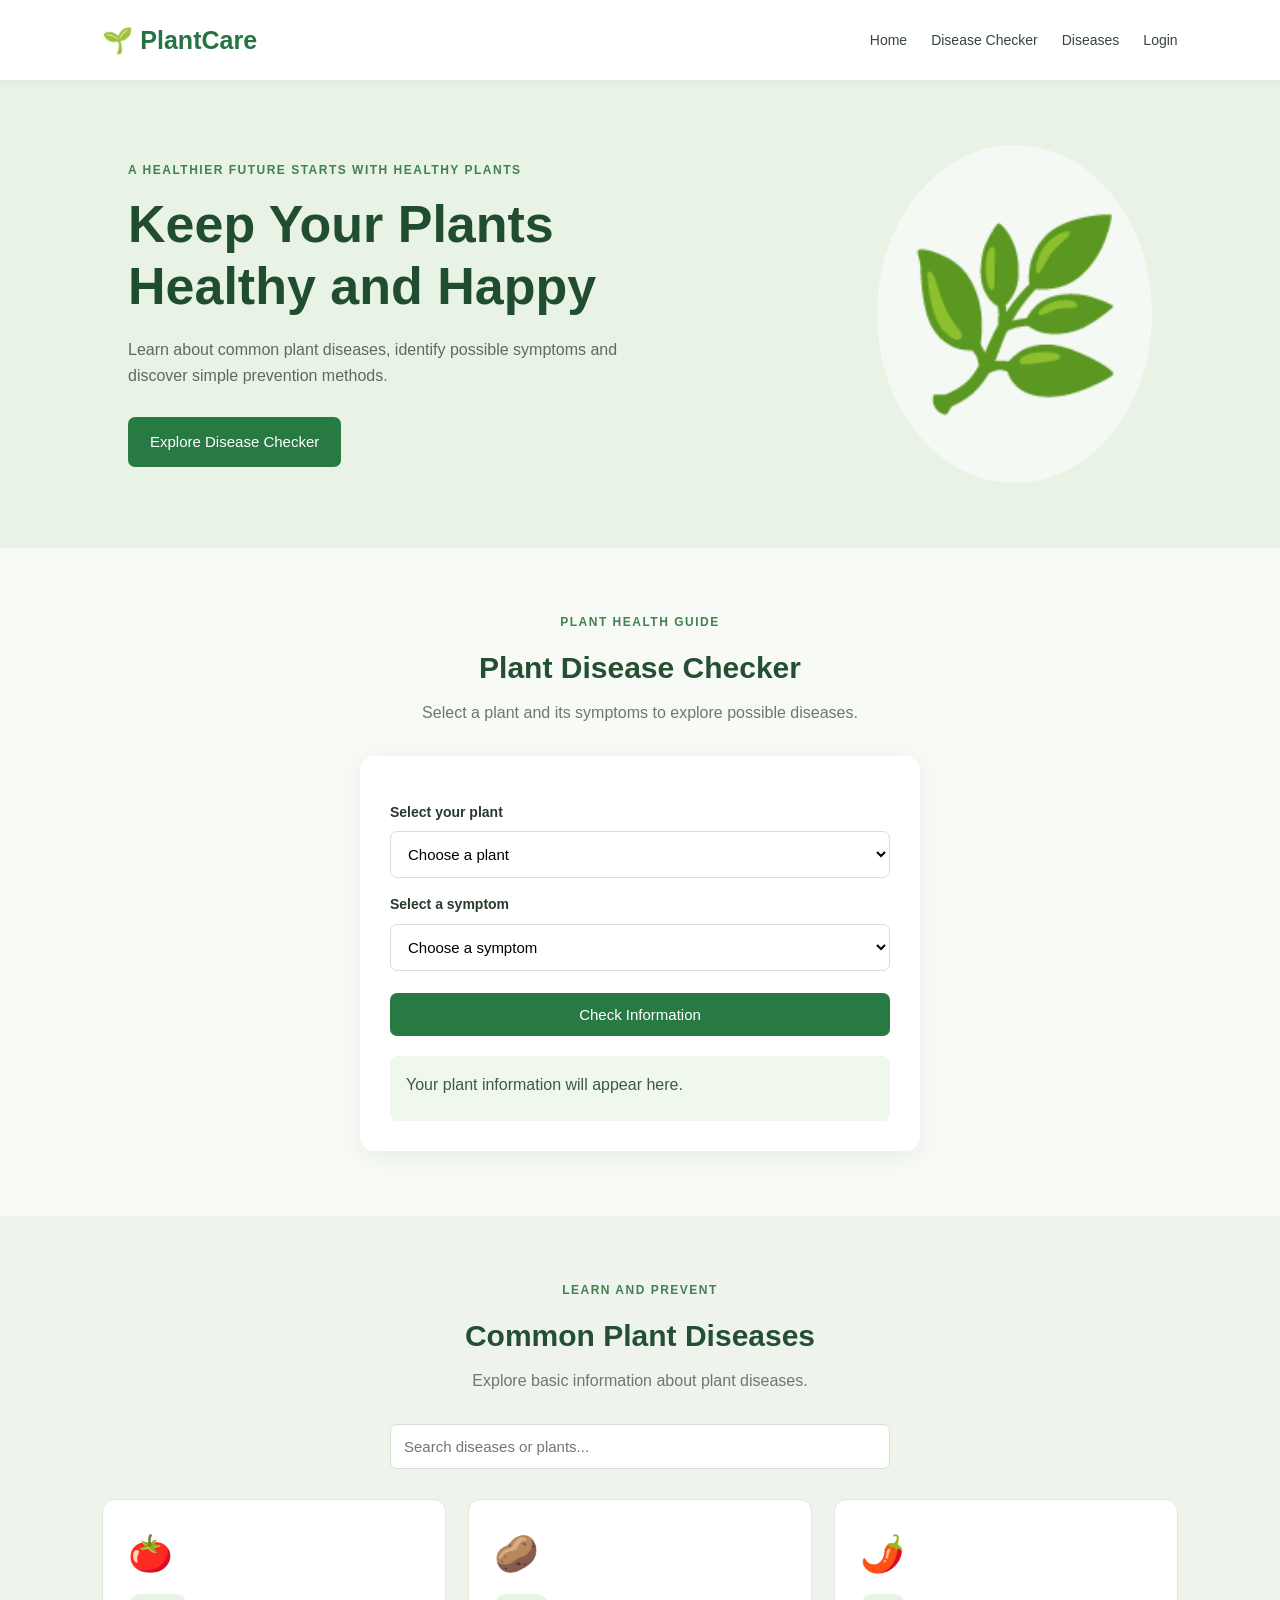
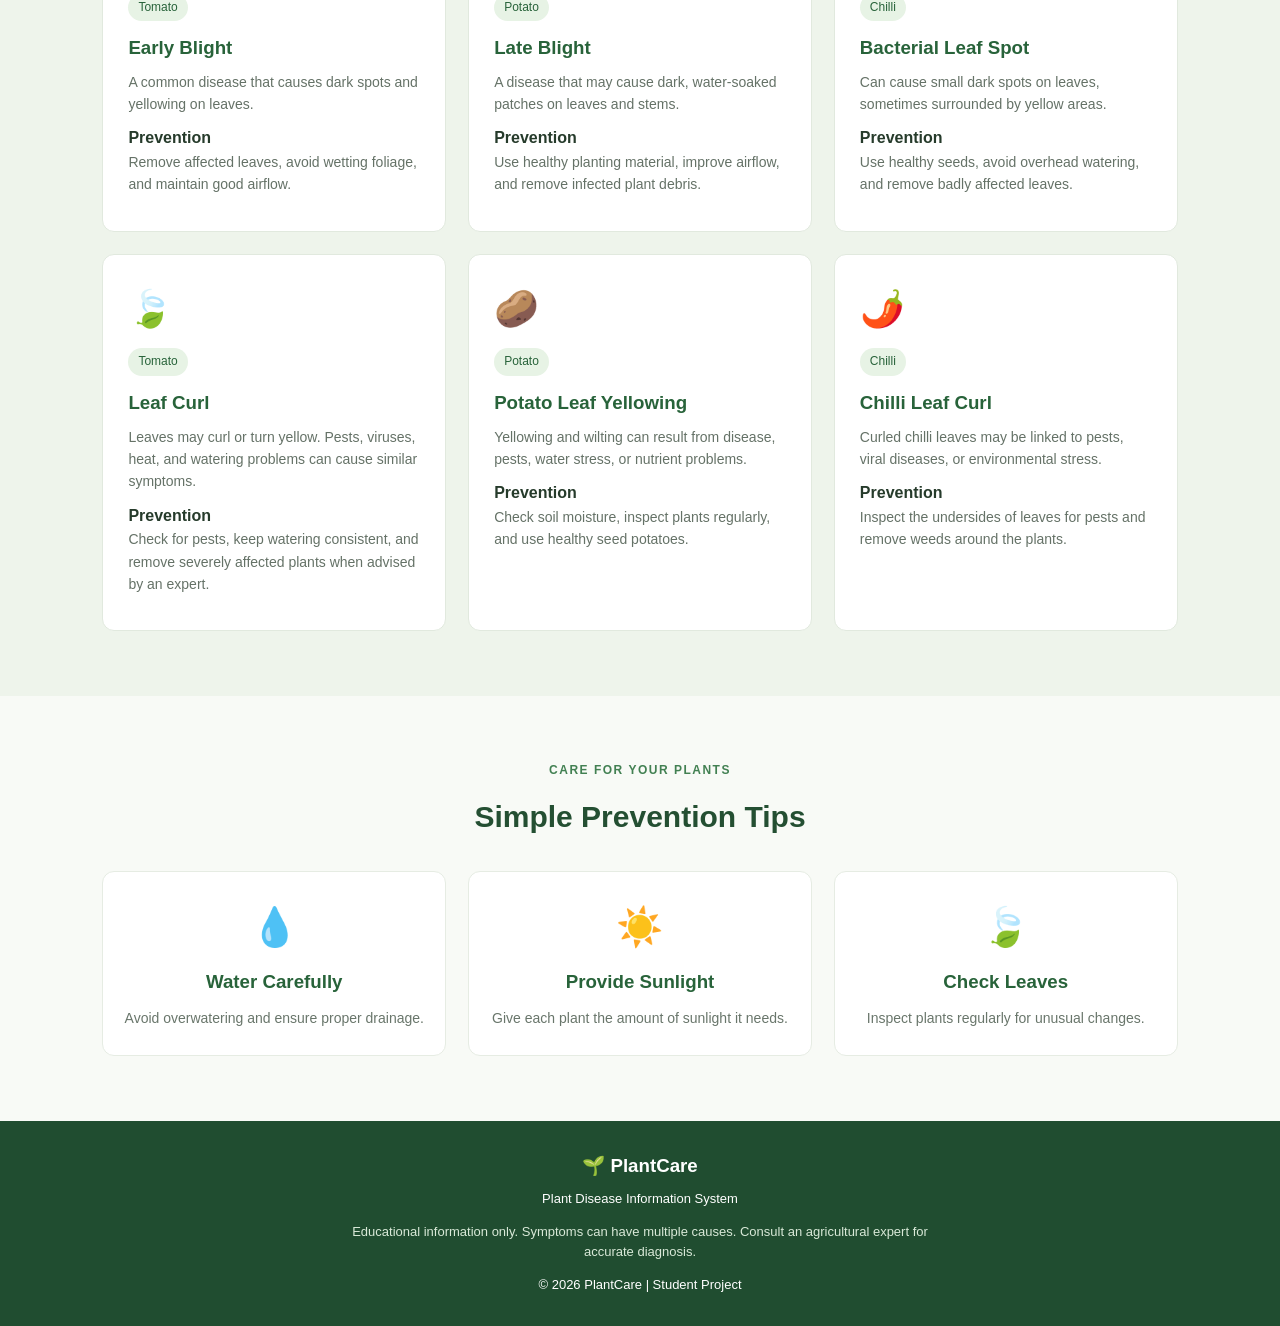
<file: index.html>
<!DOCTYPE html>

<html lang="en">

<head>

    <meta charset="UTF-8">

    <meta name="viewport" content="width=device-width, initial-scale=1.0">

    <title>PlantCare - Plant Disease Information System</title>

    <link rel="stylesheet" href="style.css">

</head>

<body>

    <header>

        <div class="logo">🌱 PlantCare</div>

        <nav>

            <a href="#home">Home</a>

            <a href="#checker">Disease Checker</a>

            <a href="#diseases">Diseases</a>

            <a href="login.html">Login</a>

        </nav>

    </header>

    <section class="hero" id="home">

        <div class="hero-content">

            <p class="tagline">A HEALTHIER FUTURE STARTS WITH HEALTHY PLANTS</p>

            <h1>Keep Your Plants<br>Healthy and Happy</h1>

            <p>

                Learn about common plant diseases, identify possible

                symptoms and discover simple prevention methods.

            </p>

            <a href="#checker" class="main-button">Explore Disease Checker</a>

        </div>

        <div class="hero-icon">🌿</div>

    </section>

    <section class="checker section" id="checker">

        <div class="section-heading">

            <p class="tagline">PLANT HEALTH GUIDE</p>

            <h2>Plant Disease Checker</h2>

            <p>Select a plant and its symptoms to explore possible diseases.</p>

        </div>

        <div class="checker-card">

            <label for="plant">Select your plant</label>

            <select id="plant">

                <option value="">Choose a plant</option>

                <option value="Tomato">Tomato</option>

                <option value="Potato">Potato</option>

                <option value="Chilli">Chilli</option>

            </select>

            <label for="symptom">Select a symptom</label>

            <select id="symptom">

                <option value="">Choose a symptom</option>

                <option value="yellow">Yellow leaves</option>

                <option value="spots">Dark or brown spots</option>

                <option value="wilting">Wilting leaves</option>

                <option value="curling">Curling leaves</option>

                <option value="healthy">No visible symptoms</option>

            </select>

            <button id="checkButton" class="main-button">

                Check Information

            </button>

            <div id="result" class="result" aria-live="polite">

                <p>Your plant information will appear here.</p>

            </div>

        </div>

    </section>

    <section class="diseases section" id="diseases">

        <div class="section-heading">

            <p class="tagline">LEARN AND PREVENT</p>

            <h2>Common Plant Diseases</h2>

            <p>Explore basic information about plant diseases.</p>

        </div>

        <input

            type="search"

            id="search"

            class="search-box"

            placeholder="Search diseases or plants..."

            aria-label="Search diseases or plants"

        >

        <div id="diseaseList" class="disease-grid"></div>

    </section>

    <section class="tips section">

        <div class="section-heading">

            <p class="tagline">CARE FOR YOUR PLANTS</p>

            <h2>Simple Prevention Tips</h2>

        </div>

        <div class="tips-grid">

            <div class="tip-card">

                <span>💧</span>

                <h3>Water Carefully</h3>

                <p>Avoid overwatering and ensure proper drainage.</p>

            </div>

            <div class="tip-card">

                <span>☀️</span>

                <h3>Provide Sunlight</h3>

                <p>Give each plant the amount of sunlight it needs.</p>

            </div>

            <div class="tip-card">

                <span>🍃</span>

                <h3>Check Leaves</h3>

                <p>Inspect plants regularly for unusual changes.</p>

            </div>

        </div>

    </section>

    <footer>

        <h3>🌱 PlantCare</h3>

        <p>Plant Disease Information System</p>

        <p class="disclaimer">

            Educational information only. Symptoms can have multiple causes.

            Consult an agricultural expert for accurate diagnosis.

        </p>

        <p>© 2026 PlantCare | Student Project</p>

    </footer>

    <script src="script.js"></script>

</body>

</html>
</file>
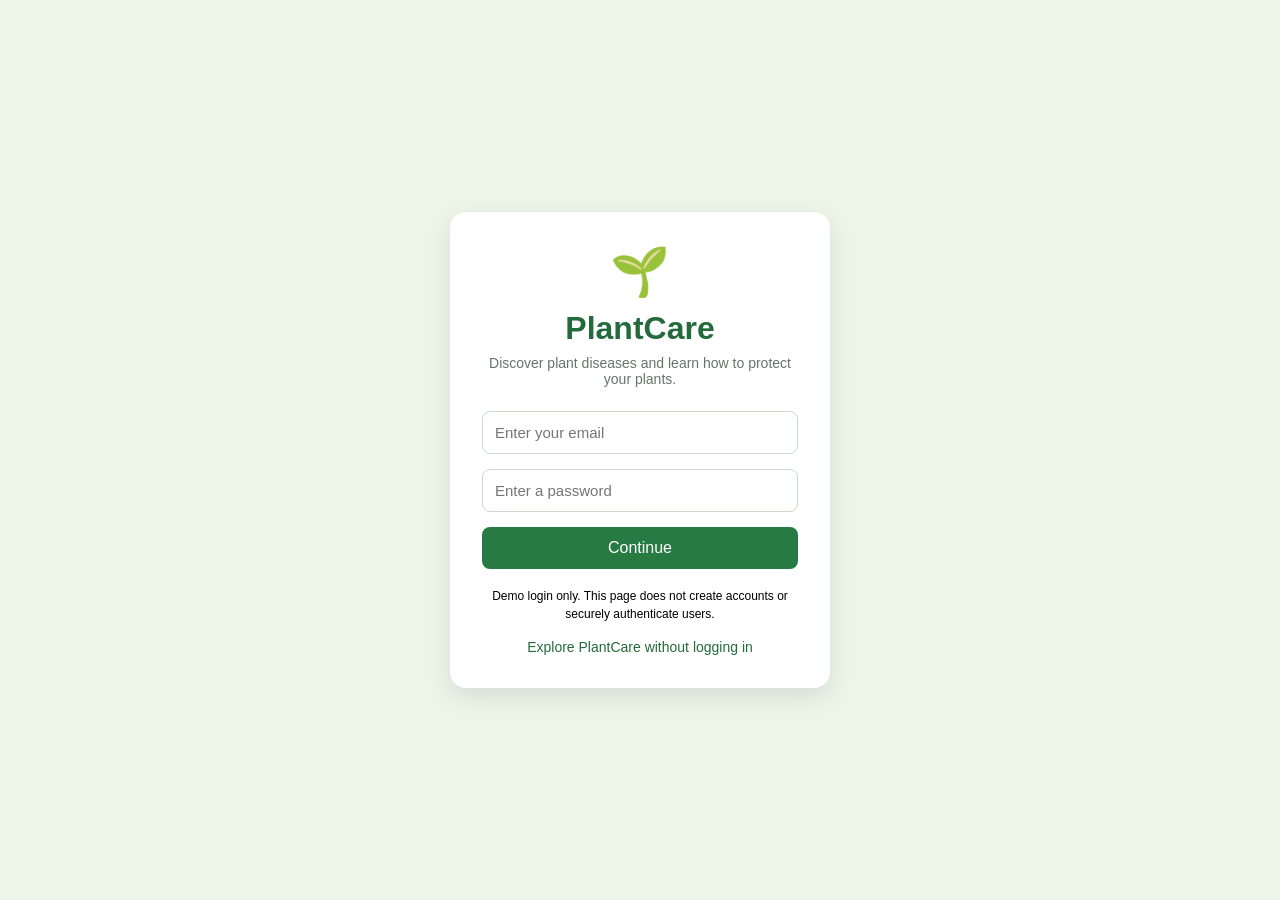
<file: login.html>
<!DOCTYPE html>

<html lang="en">

<head>

    <meta charset="UTF-8">

    <meta name="viewport" content="width=device-width, initial-scale=1.0">

    <title>PlantCare - Login</title>

    <style>

        * {

            box-sizing: border-box;

            margin: 0;

            padding: 0;

            font-family: Arial, sans-serif;

        }

        body {

            min-height: 100vh;

            display: flex;

            justify-content: center;

            align-items: center;

            background: #edf5e9;

            padding: 20px;

        }

        .login-box {

            background: white;

            width: 100%;

            max-width: 380px;

            padding: 32px;

            border-radius: 16px;

            box-shadow: 0 8px 25px rgba(0, 0, 0, 0.1);

            text-align: center;

        }

        .plant {

            font-size: 48px;

            margin-bottom: 10px;

        }

        h1 {

            color: #246b3b;

            margin-bottom: 8px;

        }

        p {

            color: #66756a;

            margin-bottom: 24px;

            font-size: 14px;

        }

        input {

            width: 100%;

            padding: 12px;

            margin-bottom: 15px;

            border: 1px solid #ccd9ce;

            border-radius: 8px;

            font-size: 15px;

        }

        button {

            width: 100%;

            padding: 12px;

            background: #287a43;

            color: white;

            border: none;

            border-radius: 8px;

            font-size: 16px;

            cursor: pointer;

        }

        button:hover {

            background: #1e6034;

        }

        .note {

            margin-top: 18px;

            font-size: 12px;

            line-height: 1.5;

        }

        .explore {

            display: inline-block;

            margin-top: 16px;

            color: #246b3b;

            text-decoration: none;

            font-size: 14px;

        }

    </style>

</head>

<body>

    <div class="login-box">

        <div class="plant">🌱</div>

        <h1>PlantCare</h1>

        <p>Discover plant diseases and learn how to protect your plants.</p>

        <form id="loginForm">

            <input

                type="email"

                id="email"

                placeholder="Enter your email"

                required

            >

            <input

                type="password"

                id="password"

                placeholder="Enter a password"

                required

                minlength="4"

            >

            <button type="submit">Continue</button>

        </form>

        <div class="note">

            Demo login only. This page does not create accounts

            or securely authenticate users.

        </div>

        <a class="explore" href="index.html">

            Explore PlantCare without logging in

        </a>

    </div>

    <script>

        document.getElementById("loginForm").addEventListener("submit", function(event) {

            event.preventDefault();

            alert("This is a demo login. Opening PlantCare.");

            window.location.href = "index.html";

        });

    </script>

</body>

</html>
</file>
<file: style.css>
* {
    margin: 0;
    padding: 0;
    box-sizing: border-box;
    scroll-behavior: smooth;
}

body {
    font-family: Arial, sans-serif;
    background: #f8faf6;
    color: #263b2b;
    line-height: 1.6;
}

header {
    display: flex;
    justify-content: space-between;
    align-items: center;
    padding: 20px 8%;
    background: white;
    box-shadow: 0 2px 10px rgba(0, 0, 0, 0.05);
    position: sticky;
    top: 0;
    z-index: 10;
}

.logo {
    font-size: 25px;
    font-weight: bold;
    color: #267443;
}

nav {
    display: flex;
    gap: 24px;
    flex-wrap: wrap;
}

nav a {
    text-decoration: none;
    color: #35483a;
    font-size: 14px;
}

nav a:hover {
    color: #27834b;
}

.hero {
    min-height: 420px;
    display: flex;
    justify-content: space-between;
    align-items: center;
    padding: 65px 10%;
    background: #e9f3e5;
    gap: 30px;
}

.hero-content {
    max-width: 600px;
}

.tagline {
    color: #428052;
    font-size: 12px;
    font-weight: bold;
    letter-spacing: 1.5px;
    margin-bottom: 12px;
}

.hero h1 {
    color: #204d30;
    font-size: clamp(34px, 5vw, 52px);
    line-height: 1.2;
    margin-bottom: 20px;
}

.hero-content > p:not(.tagline) {
    color: #5b6b5e;
    margin-bottom: 28px;
    max-width: 500px;
}

.hero-icon {
    font-size: clamp(100px, 16vw, 180px);
    background: rgba(255, 255, 255, 0.55);
    border-radius: 50%;
    padding: 25px;
}

.main-button {
    display: inline-block;
    background: #287a43;
    color: white;
    padding: 13px 22px;
    border: none;
    border-radius: 7px;
    text-decoration: none;
    font-size: 15px;
    cursor: pointer;
    transition: background 0.2s;
}

.main-button:hover {
    background: #1e6034;
}

.section {
    padding: 65px 8%;
}

.section-heading {
    text-align: center;
    margin-bottom: 30px;
}

.section-heading h2 {
    font-size: 30px;
    color: #244f32;
    margin-bottom: 8px;
}

.section-heading > p:last-child {
    color: #6c786e;
}

.checker-card {
    background: white;
    max-width: 560px;
    margin: auto;
    padding: 30px;
    border-radius: 14px;
    box-shadow: 0 5px 22px rgba(40, 80, 45, 0.08);
}

.checker-card label {
    display: block;
    margin: 15px 0 8px;
    font-weight: bold;
    font-size: 14px;
}

.checker-card select,
.search-box {
    width: 100%;
    padding: 13px;
    border: 1px solid #d5dfd4;
    border-radius: 7px;
    background: white;
    font-size: 15px;
    outline: none;
}

.checker-card select:focus,
.search-box:focus {
    border-color: #37814c;
}

.checker-card button {
    width: 100%;
    margin-top: 22px;
}

.result {
    margin-top: 20px;
    padding: 16px;
    background: #f0f7ed;
    border-radius: 8px;
    color: #395b40;
}

.result h3 {
    margin-bottom: 8px;
    color: #246b3b;
}

.result p {
    margin-bottom: 8px;
}

.diseases {
    background: #eef4eb;
}

.search-box {
    display: block;
    max-width: 500px;
    margin: 0 auto 30px;
}

.disease-grid {
    display: grid;
    grid-template-columns: repeat(3, minmax(0, 1fr));
    gap: 22px;
}

.disease-card {
    background: white;
    padding: 25px;
    border-radius: 12px;
    border: 1px solid #e1e9de;
    transition: transform 0.2s, box-shadow 0.2s;
}

.disease-card:hover {
    transform: translateY(-4px);
    box-shadow: 0 7px 18px rgba(40, 80, 45, 0.08);
}

.disease-icon {
    font-size: 36px;
    margin-bottom: 10px;
}

.disease-card h3 {
    color: #28633a;
    margin-bottom: 8px;
}

.disease-card p {
    font-size: 14px;
    color: #657267;
    margin-bottom: 10px;
}

.disease-card .plant-name {
    display: inline-block;
    padding: 4px 10px;
    background: #e7f3e5;
    color: #28633a;
    border-radius: 20px;
    font-size: 12px;
    margin-bottom: 12px;
}

.tips-grid {
    display: grid;
    grid-template-columns: repeat(3, minmax(0, 1fr));
    gap: 22px;
}

.tip-card {
    text-align: center;
    background: white;
    padding: 25px 20px;
    border-radius: 12px;
    border: 1px solid #e6ece3;
}

.tip-card span {
    font-size: 38px;
}

.tip-card h3 {
    margin: 10px 0;
    color: #28633a;
}

.tip-card p {
    color: #69766b;
    font-size: 14px;
}

footer {
    background: #204d30;
    color: white;
    text-align: center;
    padding: 30px 8%;
}

footer h3 {
    margin-bottom: 8px;
}

footer p {
    font-size: 13px;
    margin-top: 8px;
}

.disclaimer {
    max-width: 600px;
    margin: 12px auto;
    color: #d9e9d8;
}

@media (max-width: 750px) {
    header {
        flex-direction: column;
        gap: 15px;
    }

    nav {
        justify-content: center;
        gap: 14px;
    }

    .hero {
        flex-direction: column;
        text-align: center;
        padding: 45px 7%;
    }

    .hero-icon {
        font-size: 100px;
    }

    .section {
        padding: 45px 6%;
    }

    .disease-grid,
    .tips-grid {
        grid-template-columns: 1fr;
    }
}
</file>
